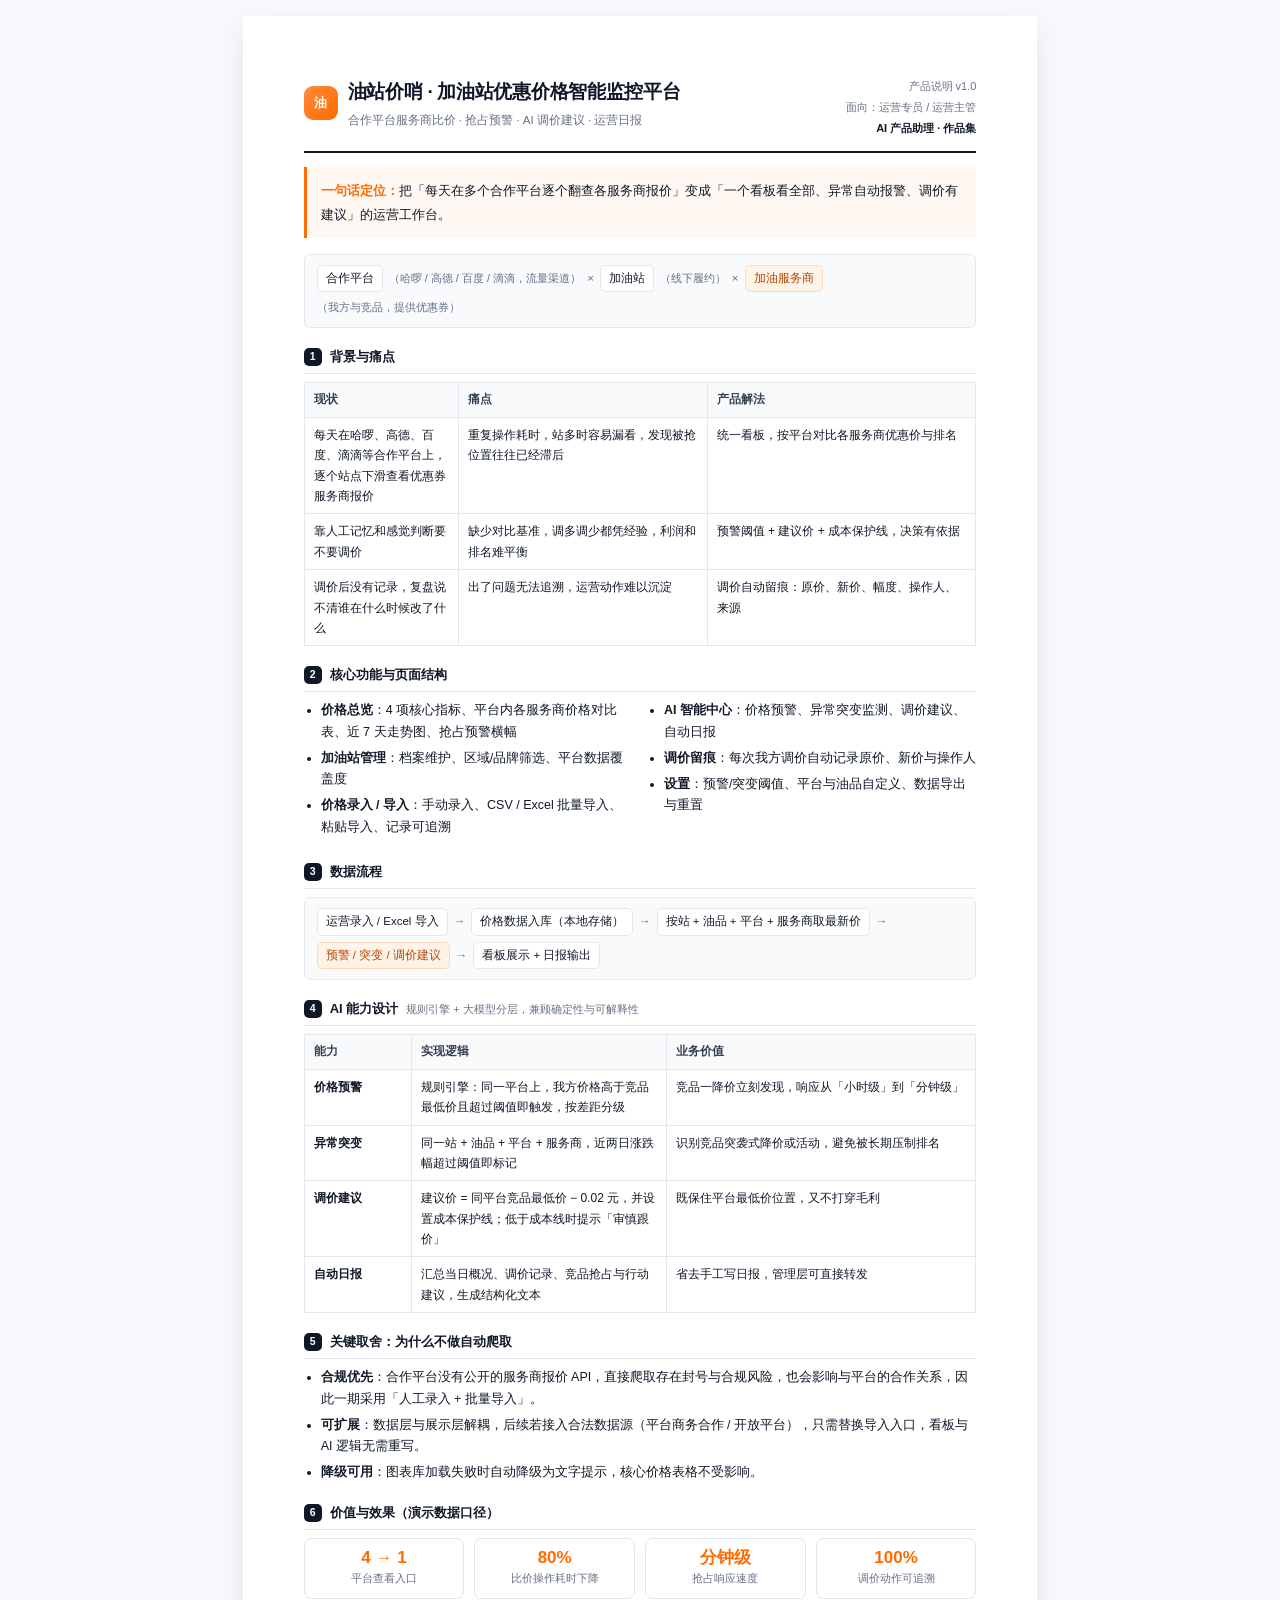
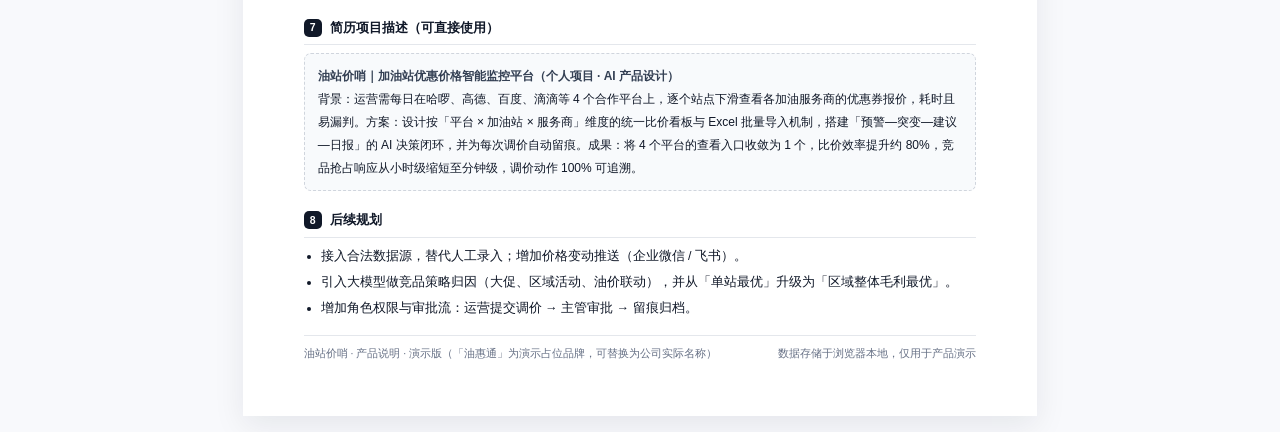
<file: 产品说明.html>
<!DOCTYPE html>
<html lang="zh-CN">
<head>
<meta charset="UTF-8">
<meta name="viewport" content="width=device-width, initial-scale=1.0">
<title>油站价哨 · 产品说明</title>
<style>
  :root {
    --ink: #101828;
    --muted: #667085;
    --line: #E4E7EC;
    --accent: #FF6B00;
    --bg: #F8F9FC;
  }
  * { box-sizing: border-box; }
  body {
    margin: 0;
    background: var(--bg);
    font-family: -apple-system, BlinkMacSystemFont, "Segoe UI", "PingFang SC", "Microsoft YaHei", sans-serif;
    color: var(--ink);
    font-size: 12.5px;
    line-height: 1.7;
  }
  .page {
    width: 210mm;
    min-height: 297mm;
    margin: 16px auto;
    padding: 16mm 16mm 14mm;
    background: #fff;
    box-shadow: 0 10px 30px rgba(16, 24, 40, .08);
  }
  header {
    display: flex; justify-content: space-between; align-items: flex-start;
    gap: 16px; padding-bottom: 12px; border-bottom: 2px solid var(--ink);
  }
  .brand { display: flex; align-items: center; gap: 10px; }
  .mark {
    width: 34px; height: 34px; border-radius: 9px;
    background: linear-gradient(135deg, #FF8A3D, var(--accent));
    color: #fff; font-weight: 700; display: flex; align-items: center; justify-content: center;
  }
  h1 { font-size: 19px; margin: 0; letter-spacing: -.3px; }
  .sub { font-size: 11.5px; color: var(--muted); margin-top: 2px; }
  .meta { text-align: right; font-size: 11px; color: var(--muted); line-height: 1.9; }
  .meta b { color: var(--ink); }

  .lead {
    margin: 14px 0 16px; padding: 12px 14px; border-left: 3px solid var(--accent);
    background: #FFF8F2; font-size: 13px; line-height: 1.8;
  }
  .lead b { color: var(--accent); }

  h2 {
    font-size: 13px; margin: 18px 0 8px; padding-bottom: 5px;
    border-bottom: 1px solid var(--line); display: flex; align-items: center; gap: 8px;
  }
  h2 span.idx {
    width: 18px; height: 18px; border-radius: 5px; background: var(--ink); color: #fff;
    font-size: 10.5px; display: inline-flex; align-items: center; justify-content: center;
  }
  h2 small { color: var(--muted); font-weight: 400; font-size: 11px; }

  table { width: 100%; border-collapse: collapse; font-size: 12px; }
  th, td { padding: 7px 9px; border: 1px solid var(--line); text-align: left; vertical-align: top; }
  th { background: #F8FAFC; font-weight: 600; color: #344054; font-size: 11.5px; }
  td.dim { color: var(--muted); }

  .cols { display: grid; grid-template-columns: 1fr 1fr; gap: 14px; }
  ul { margin: 0; padding-left: 17px; }
  li { margin-bottom: 5px; }
  .num { font-variant-numeric: tabular-nums; }

  .flow {
    display: flex; align-items: center; gap: 6px; flex-wrap: wrap;
    padding: 10px 12px; background: #F8FAFC; border: 1px solid var(--line); border-radius: 6px;
    font-size: 11.5px;
  }
  .flow i { color: var(--muted); font-style: normal; }
  .flow b { background: #fff; border: 1px solid var(--line); padding: 3px 8px; border-radius: 5px; font-weight: 500; }
  .flow b.hot { background: #FFF3E8; border-color: #FFD8BC; color: #B54708; }

  .kv { display: grid; grid-template-columns: repeat(4, 1fr); gap: 10px; }
  .kv div { border: 1px solid var(--line); border-radius: 7px; padding: 9px 10px; text-align: center; }
  .kv b { display: block; font-size: 17px; color: var(--accent); line-height: 1.2; }
  .kv span { font-size: 10.5px; color: var(--muted); }

  .quote {
    margin-top: 6px; padding: 11px 13px; background: #F8FAFC;
    border: 1px dashed #D0D5DD; border-radius: 7px; font-size: 12px; line-height: 1.9;
  }
  .quote b { color: #344054; }
  footer {
    margin-top: 16px; padding-top: 9px; border-top: 1px solid var(--line);
    display: flex; justify-content: space-between;
    font-size: 10.5px; color: var(--muted);
  }
  @media print {
    body { background: #fff; }
    .page { margin: 0; padding: 0; box-shadow: none; width: auto; min-height: auto; }
    @page { size: A4; margin: 14mm; }
  }
</style>
</head>
<body>
<div class="page">

  <header>
    <div class="brand">
      <div class="mark">油</div>
      <div>
        <h1>油站价哨 · 加油站优惠价格智能监控平台</h1>
        <div class="sub">合作平台服务商比价 · 抢占预警 · AI 调价建议 · 运营日报</div>
      </div>
    </div>
    <div class="meta">
      产品说明 v1.0<br>
      面向：运营专员 / 运营主管<br>
      <b>AI 产品助理 · 作品集</b>
    </div>
  </header>

  <div class="lead">
    <b>一句话定位：</b>把「每天在多个合作平台逐个翻查各服务商报价」变成「一个看板看全部、异常自动报警、调价有建议」的运营工作台。
  </div>

  <div class="flow" style="margin-bottom:4px">
    <b>合作平台</b><span style="font-size:11px;color:#667085">（哈啰 / 高德 / 百度 / 滴滴，流量渠道）</span>
    <i>×</i>
    <b>加油站</b><span style="font-size:11px;color:#667085">（线下履约）</span>
    <i>×</i>
    <b class="hot">加油服务商</b><span style="font-size:11px;color:#667085">（我方与竞品，提供优惠券）</span>
  </div>

  <h2><span class="idx">1</span>背景与痛点</h2>
  <table>
    <tr><th style="width:23%">现状</th><th style="width:37%">痛点</th><th>产品解法</th></tr>
    <tr>
      <td>每天在哈啰、高德、百度、滴滴等合作平台上，逐个站点下滑查看优惠券服务商报价</td>
      <td>重复操作耗时，站多时容易漏看，发现被抢位置往往已经滞后</td>
      <td>统一看板，按平台对比各服务商优惠价与排名</td>
    </tr>
    <tr>
      <td>靠人工记忆和感觉判断要不要调价</td>
      <td>缺少对比基准，调多调少都凭经验，利润和排名难平衡</td>
      <td>预警阈值 + 建议价 + 成本保护线，决策有依据</td>
    </tr>
    <tr>
      <td>调价后没有记录，复盘说不清谁在什么时候改了什么</td>
      <td>出了问题无法追溯，运营动作难以沉淀</td>
      <td>调价自动留痕：原价、新价、幅度、操作人、来源</td>
    </tr>
  </table>

  <h2><span class="idx">2</span>核心功能与页面结构</h2>
  <div class="cols">
    <div>
      <ul>
        <li><b>价格总览</b>：4 项核心指标、平台内各服务商价格对比表、近 7 天走势图、抢占预警横幅</li>
        <li><b>加油站管理</b>：档案维护、区域/品牌筛选、平台数据覆盖度</li>
        <li><b>价格录入 / 导入</b>：手动录入、CSV / Excel 批量导入、粘贴导入、记录可追溯</li>
      </ul>
    </div>
    <div>
      <ul>
        <li><b>AI 智能中心</b>：价格预警、异常突变监测、调价建议、自动日报</li>
        <li><b>调价留痕</b>：每次我方调价自动记录原价、新价与操作人</li>
        <li><b>设置</b>：预警/突变阈值、平台与油品自定义、数据导出与重置</li>
      </ul>
    </div>
  </div>

  <h2><span class="idx">3</span>数据流程</h2>
  <div class="flow">
    <b>运营录入 / Excel 导入</b><i>→</i>
    <b>价格数据入库（本地存储）</b><i>→</i>
    <b>按站 + 油品 + 平台 + 服务商取最新价</b><i>→</i>
    <b class="hot">预警 / 突变 / 调价建议</b><i>→</i>
    <b>看板展示 + 日报输出</b>
  </div>

  <h2><span class="idx">4</span>AI 能力设计 <small>规则引擎 + 大模型分层，兼顾确定性与可解释性</small></h2>
  <table>
    <tr><th style="width:16%">能力</th><th style="width:38%">实现逻辑</th><th>业务价值</th></tr>
    <tr>
      <td><b>价格预警</b></td>
      <td>规则引擎：同一平台上，我方价格高于竞品最低价且超过阈值即触发，按差距分级</td>
      <td>竞品一降价立刻发现，响应从「小时级」到「分钟级」</td>
    </tr>
    <tr>
      <td><b>异常突变</b></td>
      <td>同一站 + 油品 + 平台 + 服务商，近两日涨跌幅超过阈值即标记</td>
      <td>识别竞品突袭式降价或活动，避免被长期压制排名</td>
    </tr>
    <tr>
      <td><b>调价建议</b></td>
      <td>建议价 = 同平台竞品最低价 − 0.02 元，并设置成本保护线；低于成本线时提示「审慎跟价」</td>
      <td>既保住平台最低价位置，又不打穿毛利</td>
    </tr>
    <tr>
      <td><b>自动日报</b></td>
      <td>汇总当日概况、调价记录、竞品抢占与行动建议，生成结构化文本</td>
      <td>省去手工写日报，管理层可直接转发</td>
    </tr>
  </table>

  <h2><span class="idx">5</span>关键取舍：为什么不做自动爬取</h2>
  <ul>
    <li><b>合规优先</b>：合作平台没有公开的服务商报价 API，直接爬取存在封号与合规风险，也会影响与平台的合作关系，因此一期采用「人工录入 + 批量导入」。</li>
    <li><b>可扩展</b>：数据层与展示层解耦，后续若接入合法数据源（平台商务合作 / 开放平台），只需替换导入入口，看板与 AI 逻辑无需重写。</li>
    <li><b>降级可用</b>：图表库加载失败时自动降级为文字提示，核心价格表格不受影响。</li>
  </ul>

  <h2><span class="idx">6</span>价值与效果（演示数据口径）</h2>
  <div class="kv">
    <div><b>4 → 1</b><span>平台查看入口</span></div>
    <div><b>80%</b><span>比价操作耗时下降</span></div>
    <div><b>分钟级</b><span>抢占响应速度</span></div>
    <div><b>100%</b><span>调价动作可追溯</span></div>
  </div>

  <h2><span class="idx">7</span>简历项目描述（可直接使用）</h2>
  <div class="quote">
    <b>油站价哨｜加油站优惠价格智能监控平台（个人项目 · AI 产品设计）</b><br>
    背景：运营需每日在哈啰、高德、百度、滴滴等 4 个合作平台上，逐个站点下滑查看各加油服务商的优惠券报价，耗时且易漏判。方案：设计按「平台 × 加油站 × 服务商」维度的统一比价看板与 Excel 批量导入机制，搭建「预警—突变—建议—日报」的 AI 决策闭环，并为每次调价自动留痕。成果：将 4 个平台的查看入口收敛为 1 个，比价效率提升约 80%，竞品抢占响应从小时级缩短至分钟级，调价动作 100% 可追溯。
  </div>

  <h2><span class="idx">8</span>后续规划</h2>
  <ul>
    <li>接入合法数据源，替代人工录入；增加价格变动推送（企业微信 / 飞书）。</li>
    <li>引入大模型做竞品策略归因（大促、区域活动、油价联动），并从「单站最优」升级为「区域整体毛利最优」。</li>
    <li>增加角色权限与审批流：运营提交调价 → 主管审批 → 留痕归档。</li>
  </ul>

  <footer>
    <span>油站价哨 · 产品说明 · 演示版（「油惠通」为演示占位品牌，可替换为公司实际名称）</span>
    <span>数据存储于浏览器本地，仅用于产品演示</span>
  </footer>

</div>
</body>
</html>
</file>
